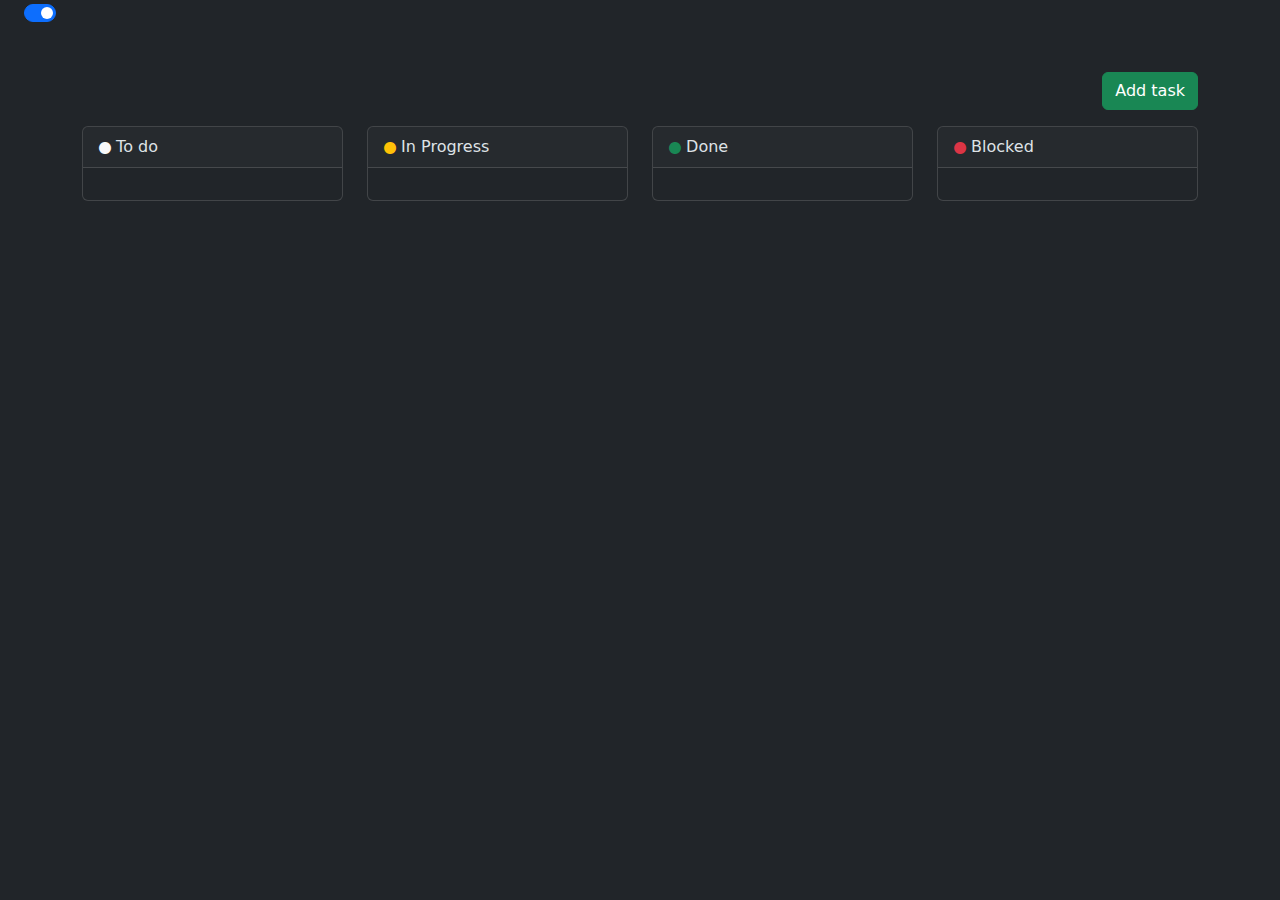
<file: index.html>
<!DOCTYPE html>
<html lang="en">
  <head>
    <meta charset="UTF-8" />
    <meta name="viewport" content="width=device-width, initial-scale=1.0" />
    <link
      rel="stylesheet"
      href="https://cdn.jsdelivr.net/npm/bootstrap@5.3.3/dist/css/bootstrap.min.css"
    />
    <link
      rel="stylesheet"
      href="https://cdn.jsdelivr.net/npm/bootstrap-icons@1.11.3/font/bootstrap-icons.min.css"
    />
    <link rel="stylesheet" href="style.css">
    <title>Todop Application</title>
  </head>
  <body data-bs-theme="dark">
    <div class="form-check form-switch mx-4">
      <input
        class="form-check-input p-2"
        type="checkbox"
        role="switch"
        id="flexSwitchCheckChecked"
        checked
        onclick="myFunction()"
      />
    </div>
    <!-- Todo -->
    <!-- data-bs-toggle="modal"
          data-bs-target="#taskModal" -->
    <div class="container mt-5">
      <div class="d-flex justify-content-end mb-3">
        <button
          class="btn btn-success"
          id="addTaskBtn"
          data-bs-toggle="modal"
          data-bs-target="#taskModal"
        >
          Add task
        </button>
      </div>
      <div class="row gy-5">
        <div class="col">
          <div class="card card-width">
            <div class="card-header d-flex justify-content-between">
              <span> <i class="bi bi-circle-fill link-light small-dot"></i> To do</span>
              <span id="todocon"></span>
            </div>
            <div class="card-body card-todo" id="taskTodoList"></div>
          </div>
        </div>
        <div class="col">
          <div class="card card-width">
            <div class="card-header d-flex justify-content-between">
              <span> <i class="bi bi-circle-fill link-warning small-dot"></i> In Progress</span>
              <span id="progresscon"></span>
            </div>
            <div class="card-body " id="taskProgressList"></div>
          </div>
        </div>
        <div class="col">
          <div class="card card-width">
            <div class="card-header d-flex justify-content-between">
              <span> <i class="bi bi-circle-fill link-success small-dot"></i> Done</span>
              <span id="donecon"></span>
            </div>
            <div class="card-body" id="taskDoneList"></div>
          </div>
        </div>
        <div class="col">
          <div class="card card-width">
            <div class="card-header d-flex justify-content-between">
              <span> <i class="bi bi-circle-fill link-danger small-dot"></i> Blocked</span>
              <span id="blockcon"></span>
            </div>
            <div class="card-body" id="taskBlockedList"></div>
          </div>
        </div>
      </div>
    </div>

    <!-- Todo -->
    <!-- Modal -->
    <div class="modal fade" id="taskModal" tabindex="-1">
      <div class="modal-dialog">
        <div class="modal-content">
          <div class="modal-header">
            <h1 class="modal-title fs-5" id="exampleModalLabel">Task</h1>
            <button
              type="button"
              class="btn-close"
              data-bs-dismiss="modal"
              aria-label="Close"
            ></button>
          </div>
          <div class="modal-body"
              >tolwolgoo</label
            >
            <input
              type="text"
              class="form-control"
              id="task-input"
              placeholder="add new task"
            />
            <select class="form-select" aria-label="Default select example" name="status" id="status">
              <option selected>Open this select menu</option>
              <option value="TODO">To do</option>
              <option value="INPROGRESS">Хийж байгаа</option>
              <option value="DONE">Done</option>
              <option value="BLOCKED">Blocked</option>
            </select>
            <!-- <select name="status" id="status">
              <option value="TODO">To do</option>
              <option value="INPROGRESS">Хийж байгаа</option>
              <option value="DONE">Done</option>
              <option value="BLOCKED">Blocked</option>
            </select> -->
          </div>
          <div class="modal-footer">
            <!-- <button
                            type="button"
                            class="btn btn-secondary"
                            data-bs-dismiss="modal"
                        >
                            Close
                        </button> -->
            <button
              type="button"
              class="btn btn-primary"
              id="save-btn"
              data-bs-dismiss="modal"
            >
              Хадгалах
            </button>
            <button
              type="button"
              class="btn btn-primary"
              id="modechange"
              data-bs-dismiss="modal"
            >
              mode change
            </button>
          </div>
        </div>
      </div>
    </div>
    <!-- Modal -->
    <script src="https://cdn.jsdelivr.net/npm/bootstrap@5.3.3/dist/js/bootstrap.bundle.min.js"></script>
    <script src="./main.js"></script>
  </body>
</html>

<!-- <div class="d-flex justify-content-between align-items-center border border-1 rounded p-2">
    <span>Add card component</span>
    <div>
        <button class="btn">
            <i class="bi bi-pencil"></i>
        </button>
        <button class="btn">
            <i class="bi bi-trash"></i>
        </button>
    </div>
</div> -->
</file>
<file: style.css>
.small-dot {
  font-size: 12px;
}
</file>
